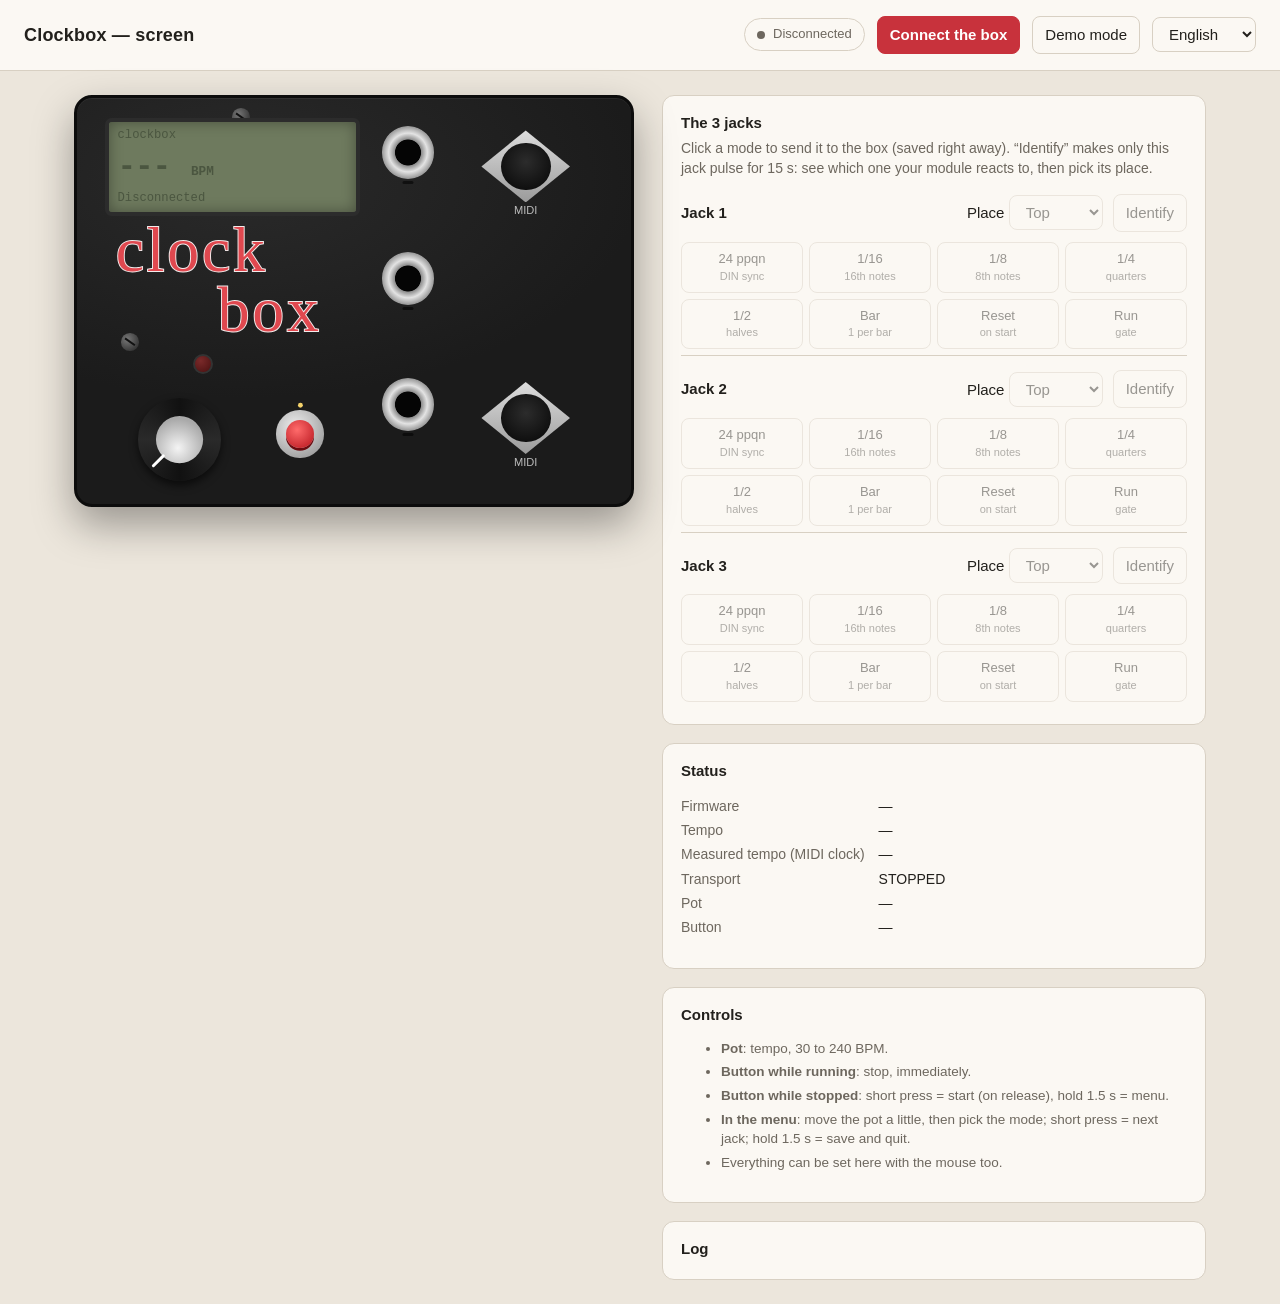
<file: screen/clockbox-screen.html>
<!doctype html>
<html lang="fr">
<head>
<meta charset="utf-8">
<meta name="viewport" content="width=device-width, initial-scale=1">
<title>Clockbox Screen</title>
<style>
  :root {
    --bg: #ece6dc;
    --surface: #fbf8f3;
    --text: #22201c;
    --muted: #6d675e;
    --line: #d8d0c3;
    --accent: #c8323c;
    --accent-soft: #f6dcdc;
    --ok: #2f7d4f;
    --warn: #a86a00;
    --box: #1b1b1b;
    --box-edge: #0c0c0c;
    --metal: #c9c9c9;
    --lcd-bg: #9fb87a;
    --lcd-ink: #1d2a12;
    --lcd-dim: #7f9a5c;
    --led-off: #4a1010;
    --led-on: #ff3b30;
  }
  @media (prefers-color-scheme: dark) {
    :root:not([data-theme="light"]) {
      --bg: #141414; --surface: #1e1e1e; --text: #ece9e4; --muted: #a29d94;
      --line: #34322f; --accent: #ff5a5f; --accent-soft: #3a1f21; --ok: #5cc98a; --warn: #e0a33a;
    }
  }
  :root[data-theme="dark"] {
    --bg: #141414; --surface: #1e1e1e; --text: #ece9e4; --muted: #a29d94;
    --line: #34322f; --accent: #ff5a5f; --accent-soft: #3a1f21; --ok: #5cc98a; --warn: #e0a33a;
  }
  * { box-sizing: border-box; }
  body {
    margin: 0; background: var(--bg); color: var(--text);
    font: 15px/1.45 -apple-system, BlinkMacSystemFont, "Segoe UI", Roboto, sans-serif;
  }
  header {
    display: flex; flex-wrap: wrap; align-items: center; gap: 12px;
    padding: 16px 24px; border-bottom: 1px solid var(--line); background: var(--surface);
  }
  header h1 { font-size: 18px; margin: 0 auto 0 0; letter-spacing: .2px; }
  .chip {
    display: inline-flex; align-items: center; gap: 8px; padding: 6px 12px;
    border-radius: 999px; border: 1px solid var(--line); font-size: 13px; color: var(--muted);
  }
  .chip::before { content: ""; width: 8px; height: 8px; border-radius: 50%; background: var(--muted); }
  .chip.ok { color: var(--ok); border-color: var(--ok); } .chip.ok::before { background: var(--ok); }
  .chip.wait { color: var(--warn); border-color: var(--warn); } .chip.wait::before { background: var(--warn); }
  button, select {
    font: inherit; color: inherit; background: var(--surface);
    border: 1px solid var(--line); border-radius: 8px; padding: 7px 12px; cursor: pointer;
  }
  button:hover:not(:disabled), select:hover:not(:disabled) { border-color: var(--muted); }
  button:disabled, select:disabled { opacity: .45; cursor: not-allowed; }
  button.primary { background: var(--accent); border-color: var(--accent); color: #fff; font-weight: 600; }
  button:focus-visible, select:focus-visible { outline: 2px solid var(--accent); outline-offset: 2px; }
  main {
    display: grid; grid-template-columns: minmax(0, 560px) minmax(0, 1fr); gap: 28px;
    max-width: 1180px; margin: 0 auto; padding: 24px;
  }
  @media (max-width: 920px) { main { grid-template-columns: 1fr; padding: 16px; } }
  .notice {
    grid-column: 1 / -1; padding: 12px 16px; border-radius: 10px;
    background: var(--accent-soft); border: 1px solid var(--accent); font-size: 14px;
  }
  .notice[hidden] { display: none; }

  /* ---------------------------------------------------------- the box -- */
  .box {
    position: relative; aspect-ratio: 1.36; width: 100%;
    background: radial-gradient(120% 90% at 30% 20%, #2a2a2a, var(--box) 60%);
    border-radius: 18px; border: 3px solid var(--box-edge);
    box-shadow: 0 18px 40px rgba(0,0,0,.35), inset 0 1px 0 rgba(255,255,255,.06);
    container-type: inline-size;
  }
  .screw { position: absolute; width: 3.2cqw; height: 3.2cqw; border-radius: 50%;
    background: radial-gradient(circle at 35% 35%, #777, #222); }
  .screw::after { content: ""; position: absolute; inset: 45% 15%; background: #111; transform: rotate(35deg); }
  .title {
    position: absolute; left: 7%; top: 30%; width: 46%;
    font-family: "Marker Felt", "Chalkboard SE", "Comic Sans MS", cursive;
    color: #e0484f; font-size: 11.5cqw; line-height: .95; text-align: left;
    -webkit-text-stroke: .35cqw #f2ecec; paint-order: stroke fill; letter-spacing: .5cqw;
    pointer-events: none;
  }
  .title span { display: block; padding-left: 40%; }

  .lcd {
    position: absolute; left: 5%; top: 5%; width: 46%; height: 24%;
    background: var(--lcd-bg); border-radius: 1.2cqw; border: .9cqw solid #2c2c2c;
    box-shadow: inset 0 0 2.5cqw rgba(0,0,0,.35);
    color: var(--lcd-ink); padding: 1cqw 1.6cqw;
    font-family: "SF Mono", Menlo, Consolas, monospace; font-size: 2.2cqw; line-height: 1.25;
    display: flex; flex-direction: column; justify-content: space-between; overflow: hidden;
  }
  .lcd .row { display: flex; justify-content: space-between; gap: 1cqw; white-space: nowrap; }
  .lcd .bpm { font-size: 5.6cqw; font-weight: 700; line-height: 1; letter-spacing: -.2cqw; }
  .lcd .bpm small { font-size: 2.3cqw; font-weight: 600; letter-spacing: 0; margin-left: .6cqw; }
  .lcd .dim { color: var(--lcd-dim); }
  .lcd .beats { display: flex; gap: .9cqw; align-items: center; }
  .lcd .beat { width: 2cqw; height: 2cqw; border-radius: 50%; border: .3cqw solid var(--lcd-ink); }
  .lcd .beat.on { background: var(--lcd-ink); }
  .lcd .modes { display: grid; grid-template-columns: repeat(4, 1fr); gap: .2cqw .6cqw; font-size: 1.95cqw; }
  .lcd .modes span { padding: 0 .4cqw; border-radius: .4cqw; white-space: nowrap; overflow: hidden; }
  .lcd .row span { overflow: hidden; text-overflow: ellipsis; }
  .lcd .modes span.sel { background: var(--lcd-ink); color: var(--lcd-bg); }
  .lcd .modes span.aim { outline: .3cqw dashed var(--lcd-ink); }
  .lcd .bar { height: 1cqw; background: var(--lcd-dim); border-radius: .5cqw; overflow: hidden; }
  .lcd .bar i { display: block; height: 100%; background: var(--lcd-ink); width: 0; }
  .lcd.off { background: #6e7a5e; color: #4b5640; }

  .led {
    position: absolute; left: 21%; top: 63%; width: 3.6cqw; height: 3.6cqw; border-radius: 50%;
    background: radial-gradient(circle at 35% 30%, #7a2a2a, var(--led-off)); border: .4cqw solid #333;
    transition: background 40ms, box-shadow 40ms;
  }
  .led.on { background: radial-gradient(circle at 35% 30%, #ffb0a8, var(--led-on));
    box-shadow: 0 0 3cqw 1cqw rgba(255,59,48,.55); }

  .pot { position: absolute; left: 11%; top: 74%; width: 15cqw; height: 15cqw; }
  .pot .skirt { position: absolute; inset: 0; border-radius: 50%;
    background: conic-gradient(from 0deg, #111, #2a2a2a, #111, #2a2a2a, #111); box-shadow: 0 .8cqw 1.5cqw rgba(0,0,0,.6); }
  .pot .cap { position: absolute; inset: 22%; border-radius: 50%;
    background: radial-gradient(circle at 40% 35%, #f4f4f4, #a9a9a9 70%); }
  .pot .knob { position: absolute; inset: 0; transition: transform 60ms linear; }
  .pot .knob::after { content: ""; position: absolute; left: 48%; top: 4%; width: 4%; height: 20%; background: #fff; border-radius: 1cqw; }
  .pot .hint { position: absolute; left: 50%; top: 100%; transform: translateX(-50%); margin-top: .6cqw;
    font-size: 2.2cqw; color: #f5d36b; white-space: nowrap; }

  .btn {
    position: absolute; left: 36%; top: 77%; width: 8.5cqw; height: 8.5cqw; border-radius: 50%;
    background: radial-gradient(circle at 40% 35%, #eee, #8a8a8a); display: grid; place-items: center;
  }
  .btn i { width: 60%; height: 60%; border-radius: 50%; background: radial-gradient(circle at 40% 35%, #ff6b6b, #b5121b);
    box-shadow: 0 .5cqw 0 #6d0b10; transition: transform 50ms, box-shadow 50ms; }
  .btn.down i { transform: translateY(.45cqw); box-shadow: 0 .05cqw 0 #6d0b10; }
  .btn svg { position: absolute; inset: -1.6cqw; width: calc(100% + 3.2cqw); height: calc(100% + 3.2cqw); transform: rotate(-90deg); }
  .btn svg circle { fill: none; stroke: #f5d36b; stroke-width: 3; stroke-linecap: round; }

  .jack { position: absolute; left: 55%; width: 9.5cqw; height: 9.5cqw; border-radius: 50%;
    background: radial-gradient(circle, #050505 34%, #8e8e8e 36%, #e3e3e3 52%, #9a9a9a 70%, #5a5a5a 72%); }
  .jack::after { content: ""; position: absolute; inset: 22%; border-radius: 50%; box-shadow: 0 0 0 0 transparent; transition: box-shadow 40ms; }
  .jack.on::after { box-shadow: 0 0 2.4cqw 1.1cqw rgba(245,211,107,.85); }
  .jack.ident { outline: .5cqw dashed #f5d36b; outline-offset: 1cqw; }
  .jack .tag { position: absolute; left: 50%; top: 104%; transform: translateX(-50%);
    font-size: 2.2cqw; color: #eee; background: rgba(0,0,0,.55); padding: .3cqw 1cqw; border-radius: .8cqw; white-space: nowrap; }
  .jack[data-slot="0"] { top: 7%; } .jack[data-slot="1"] { top: 38%; } .jack[data-slot="2"] { top: 69%; }

  .din { position: absolute; left: 73%; width: 16cqw; height: 13cqw; }
  .din .plate { position: absolute; inset: 0; border-radius: 50% / 50%; background: linear-gradient(#ddd, #9b9b9b); clip-path: polygon(50% 0, 100% 50%, 50% 100%, 0 50%); }
  .din .hole { position: absolute; inset: 17% 22%; border-radius: 50%; background: radial-gradient(circle at 50% 40%, #2c2c2c, #050505); }
  .din .lbl { position: absolute; left: 50%; top: 100%; transform: translateX(-50%); font-size: 2cqw; color: #bbb; white-space: nowrap; }
  .din.a { top: 8%; } .din.b { top: 70%; }
  .din.act .hole { box-shadow: 0 0 1.4cqw .3cqw rgba(120,200,255,.6); }

  /* -------------------------------------------------------- the panel -- */
  .panel { display: flex; flex-direction: column; gap: 18px; min-width: 0; }
  .card { background: var(--surface); border: 1px solid var(--line); border-radius: 12px; padding: 16px 18px; }
  .card h2 { font-size: 15px; margin: 0 0 4px; }
  .card p { margin: 0 0 12px; color: var(--muted); font-size: 14px; }
  .jackrow { border-top: 1px solid var(--line); padding: 14px 0 6px; }
  .jackrow:first-of-type { border-top: 0; padding-top: 4px; }
  .jackrow .head { display: flex; flex-wrap: wrap; align-items: center; gap: 10px; margin-bottom: 10px; }
  .jackrow .name { font-weight: 650; margin-right: auto; }
  .jackrow .name small { color: var(--muted); font-weight: 400; margin-left: 6px; }
  .seg { display: grid; grid-template-columns: repeat(4, minmax(0, 1fr)); gap: 6px; }
  .seg button { padding: 7px 4px; font-size: 13px; text-align: center; }
  .seg button[aria-pressed="true"] { background: var(--accent); border-color: var(--accent); color: #fff; font-weight: 600; }
  .seg button .d { display: block; font-size: 11px; opacity: .75; font-weight: 400; }
  .ident-on { border-color: var(--warn) !important; color: var(--warn) !important; }
  .help { font-size: 13.5px; color: var(--muted); }
  .help li { margin: 4px 0; }
  .kv { display: grid; grid-template-columns: auto 1fr; gap: 4px 14px; font-size: 14px; }
  .kv dt { color: var(--muted); } .kv dd { margin: 0; font-variant-numeric: tabular-nums; }
  .log { font: 12px/1.4 "SF Mono", Menlo, monospace; color: var(--muted); max-height: 110px; overflow: auto; white-space: pre-wrap; }
</style>
</head>
<body>
<header>
  <h1 data-t="title">Clockbox — écran</h1>
  <span id="status" class="chip">—</span>
  <button id="connect" class="primary" data-t="connect">Connecter la boîte</button>
  <button id="demo" data-t="demo">Mode démo</button>
  <select id="lang" aria-label="Langue / language">
    <option value="fr">Français</option><option value="en">English</option>
  </select>
</header>

<main>
  <div id="noSerial" class="notice" hidden data-t="noSerial"></div>
  <div id="resetNote" class="notice" hidden data-t="resetNote"></div>

  <section aria-label="clockbox">
    <div class="box" id="box">
      <div class="screw" style="left:28%;top:2.5%"></div>
      <div class="screw" style="left:8%;top:58%"></div>
      <div class="lcd off" id="lcd" aria-live="polite"></div>
      <div class="title">clock<span>box</span></div>
      <div class="led" id="led" title="LED"></div>
      <div class="pot" id="pot"><div class="skirt"></div><div class="knob" id="knob"><div class="cap"></div></div><div class="hint" id="potHint"></div></div>
      <div class="btn" id="btn"><svg viewBox="0 0 40 40"><circle id="ring" cx="20" cy="20" r="18" stroke-dasharray="0 200"/></svg><i></i></div>
      <div class="jack" data-slot="0"><span class="tag"></span></div>
      <div class="jack" data-slot="1"><span class="tag"></span></div>
      <div class="jack" data-slot="2"><span class="tag"></span></div>
      <div class="din a"><div class="plate"></div><div class="hole"></div><span class="lbl">MIDI</span></div>
      <div class="din b"><div class="plate"></div><div class="hole"></div><span class="lbl">MIDI</span></div>
    </div>
  </section>

  <section class="panel">
    <div class="card">
      <h2 data-t="jacksTitle">Les 3 jacks</h2>
      <p data-t="jacksHelp">Clique un mode pour l'envoyer à la boîte (enregistré tout de suite). « Identifier » fait battre ce jack seul pendant 15 s : regarde lequel réagit sur ton module, puis choisis sa place.</p>
      <div id="jackRows"></div>
    </div>
    <div class="card">
      <h2 data-t="infoTitle">État</h2>
      <dl class="kv" id="info"></dl>
    </div>
    <div class="card">
      <h2 data-t="howTitle">Rappel des commandes</h2>
      <ul class="help" data-t="howList"></ul>
    </div>
    <div class="card">
      <h2 data-t="logTitle">Journal</h2>
      <div class="log" id="log"></div>
    </div>
  </section>
</main>

<script>
"use strict";
// ------------------------------------------------------------------- text --
const T = {
  fr: {
    title: "Clockbox — écran", connect: "Connecter la boîte", disconnect: "Déconnecter",
    demo: "Mode démo", demoStop: "Quitter la démo",
    noSerial: "Ce navigateur ne sait pas parler au port USB. Ouvre cette page dans <b>Google Chrome</b> ou <b>Microsoft Edge</b> (Safari et Firefox ne le permettent pas). Le mode démo marche partout.",
    resetNote: "La boîte redémarre une seconde au moment de la connexion (elle repasse à l'arrêt) : c'est normal, c'est la puce USB. Connecte-toi avant de jouer, pas en plein morceau.",
    jacksTitle: "Les 3 jacks",
    jacksHelp: "Clique un mode pour l'envoyer à la boîte (enregistré tout de suite). « Identifier » fait battre ce jack seul pendant 15 s : regarde lequel réagit sur ton module, puis choisis sa place.",
    infoTitle: "État", howTitle: "Rappel des commandes", logTitle: "Journal",
    howList: [
      "<b>Potard</b> : tempo, 30 à 240 BPM.",
      "<b>Bouton en marche</b> : stop immédiat.",
      "<b>Bouton à l'arrêt</b> : appui court = start (au relâchement), tenir 1,5 s = menu.",
      "<b>Dans le menu</b> : bouger un peu le potard puis choisir le mode ; appui court = jack suivant ; tenir 1,5 s = enregistrer et quitter.",
      "Tout se règle aussi ici, à la souris."
    ],
    st_off: "Déconnecté", st_wait: "Connexion…", st_ok: "Connecté", st_old: "Connecté (horloge seule)", st_demo: "Démo",
    playing: "EN MARCHE", stopped: "À L'ARRÊT", bar: "mesure", beat: "temps",
    menu: "MENU", jack: "JACK", identify: "IDENTIFIER", identHelp: "seul ce jack bat à chaque temps",
    holdStart: "tenir = menu…", holdMenu: "tenir = enregistrer…", menuHelp: "court: jack suivant · long: enregistrer",
    turnPot: "bouge le potard pour agir", turnPotShort: "bouge-moi",
    places: ["Haut", "Milieu", "Bas"], place: "Place",
    identBtn: "Identifier", identStop: "Arrêter",
    identDisabled: "Disponible à l'arrêt et hors menu",
    k_fw: "Firmware", k_bpm: "Tempo", k_meas: "Tempo mesuré (horloge MIDI)", k_state: "Transport", k_pot: "Potard", k_btn: "Bouton",
    down: "enfoncé", up: "relâché", noState: "Pas de réponse d'état : la boîte a sans doute l'ancien firmware. Le tempo et le start/stop restent affichés depuis l'horloge MIDI.",
    modes: ["24 ppqn", "1/16", "1/8", "1/4", "1/2", "Mesure", "Reset", "Run"],
    modeDesc: ["DIN sync", "doubles cr.", "croches", "noires", "blanches", "1 / mesure", "au start", "gate"],
  },
  en: {
    title: "Clockbox — screen", connect: "Connect the box", disconnect: "Disconnect",
    demo: "Demo mode", demoStop: "Leave demo",
    noSerial: "This browser cannot talk to the USB port. Open this page in <b>Google Chrome</b> or <b>Microsoft Edge</b> (Safari and Firefox cannot). Demo mode works everywhere.",
    resetNote: "The box restarts for a second when the page connects (it goes back to stop): that is the USB chip, it is normal. Connect before playing, not in the middle of a song.",
    jacksTitle: "The 3 jacks",
    jacksHelp: "Click a mode to send it to the box (saved right away). “Identify” makes only this jack pulse for 15 s: see which one your module reacts to, then pick its place.",
    infoTitle: "Status", howTitle: "Controls", logTitle: "Log",
    howList: [
      "<b>Pot</b>: tempo, 30 to 240 BPM.",
      "<b>Button while running</b>: stop, immediately.",
      "<b>Button while stopped</b>: short press = start (on release), hold 1.5 s = menu.",
      "<b>In the menu</b>: move the pot a little, then pick the mode; short press = next jack; hold 1.5 s = save and quit.",
      "Everything can be set here with the mouse too."
    ],
    st_off: "Disconnected", st_wait: "Connecting…", st_ok: "Connected", st_old: "Connected (clock only)", st_demo: "Demo",
    playing: "RUNNING", stopped: "STOPPED", bar: "bar", beat: "beat",
    menu: "MENU", jack: "JACK", identify: "IDENTIFY", identHelp: "only this jack pulses on each beat",
    holdStart: "hold = menu…", holdMenu: "hold = save…", menuHelp: "short: next jack · long: save",
    turnPot: "move the pot to act", turnPotShort: "move me",
    places: ["Top", "Middle", "Bottom"], place: "Place",
    identBtn: "Identify", identStop: "Stop",
    identDisabled: "Available when stopped, outside the menu",
    k_fw: "Firmware", k_bpm: "Tempo", k_meas: "Measured tempo (MIDI clock)", k_state: "Transport", k_pot: "Pot", k_btn: "Button",
    down: "pressed", up: "released", noState: "No status reply: the box probably runs an older firmware. Tempo and start/stop are still shown from the MIDI clock.",
    modes: ["24 ppqn", "1/16", "1/8", "1/4", "1/2", "Bar", "Reset", "Run"],
    modeDesc: ["DIN sync", "16th notes", "8th notes", "quarters", "halves", "1 per bar", "on start", "gate"],
  }
};
let lang = "fr";
try { lang = localStorage.getItem("clockbox.lang") || (navigator.language.startsWith("fr") ? "fr" : "en"); } catch (e) {}
const t = k => T[lang][k];

// ------------------------------------------------------------------ model --
const LONG_PRESS_MS = 1500, IDENTIFY_MS = 15000;
const PERIOD24 = [1, 6, 12, 24, 48, 96];        // clock modes, in 24 ppqn ticks
const PRESS_STOPPED = 1, PRESS_MENU = 2;
let S = null;                // last state from the box (or demo)
let link = null;             // { port, reader, writer }
let demo = null;             // demo timers
let conn = "off";            // off | wait | ok | old | demo
const clock = { running: false, songTick: 0, freeTick: 0, f8: [], lastStartAt: 0, startFlash: 0 };
let pressSince = 0, identSince = 0;

function log(msg) {
  const el = document.getElementById("log");
  const line = new Date().toLocaleTimeString() + "  " + msg + "\n";
  el.textContent = (line + el.textContent).slice(0, 4000);
}

function onState(d) {
  const prev = S;
  S = {
    fw: d[0] + "." + d[1], bpm: (d[2] << 7) | d[3], playing: !!d[4], menu: !!d[5], menuJack: d[6],
    modes: [d[7], d[8], d[9]], pot: (d[10] << 7) | d[11], button: !!d[12], press: d[13],
    tempoArmed: !!d[14], menuArmed: !!d[15], ident: d[16] === 0x7F ? -1 : d[16],
    pos: [d[17], d[18], d[19]],
  };
  if (S.button && !(prev && prev.button)) pressSince = performance.now();
  if (S.ident >= 0 && !(prev && prev.ident === S.ident)) identSince = performance.now();
  if (conn !== "ok" && conn !== "demo") { setConn("ok"); log("état reçu, firmware " + S.fw); }
  if (prev) {
    if (prev.playing !== S.playing) log(S.playing ? "start" : "stop");
    if (prev.menu !== S.menu) log(S.menu ? "menu ouvert" : "menu fermé, réglages enregistrés");
    if (prev.bpm !== S.bpm) log("tempo " + S.bpm + " BPM");
    for (let j = 0; j < 3; j++) if (prev.modes[j] !== S.modes[j]) log("jack " + (j + 1) + " → " + T[lang].modes[S.modes[j]]);
  }
  renderPanel();
}

function onRealtime(b, now) {
  if (b === 0xF8) {
    clock.freeTick++;
    if (clock.running) clock.songTick++;
    clock.f8.push(now); if (clock.f8.length > 49) clock.f8.shift();
  } else if (b === 0xFA) {
    clock.running = true; clock.songTick = -1; clock.startFlash = now; // first F8 follows → tick 0
  } else if (b === 0xFC) {
    clock.running = false;
  }
}

function measuredBpm() {
  const f = clock.f8;
  if (f.length < 25 || performance.now() - f[f.length - 1] > 1500) return null;
  return (f.length - 1) / ((f[f.length - 1] - f[0]) / 1000) * 60 / 24;
}

// -------------------------------------------------------------- serial IO --
const enc = (...d) => new Uint8Array([0xF0, 0x7D, 0x43, 0x42, ...d, 0xF7]);
async function send(bytes) {
  if (demo) return demoCommand(bytes);
  if (!link || !link.writer) return;
  try { await link.writer.write(bytes); } catch (e) { log("écriture impossible : " + e.message); }
}

async function connect() {
  if (link) return disconnect();
  if (demo) stopDemo();
  let port;
  try { port = await navigator.serial.requestPort(); } catch (e) { return; }
  try {
    await port.open({ baudRate: 31250, bufferSize: 4096 });
  } catch (e) {
    log("ouverture impossible : " + e.message + " (le port est peut-être utilisé par un autre programme)");
    return;
  }
  link = { port, writer: port.writable.getWriter(), reader: null };
  S = null; setConn("wait"); log("port ouvert, la boîte redémarre…");
  document.getElementById("resetNote").hidden = false;
  readLoop();
  // the box restarts when the port opens; say hello until it answers
  for (let i = 0; i < 6 && link && !S; i++) {
    await sleep(i === 0 ? 2200 : 1000);
    if (link && !S) await send(enc(0x10));
  }
  if (link && !S) { setConn("old"); log(t("noState")); }
}

async function disconnect() {
  const l = link; link = null;
  try { l.reader && await l.reader.cancel(); } catch (e) {}
  try { l.writer && l.writer.releaseLock(); } catch (e) {}
  try { await l.port.close(); } catch (e) {}
  S = null; clock.running = false; setConn("off"); log("déconnecté"); renderPanel();
}

async function readLoop() {
  let inSx = false, buf = [];
  while (link && link.port.readable) {
    const reader = link.port.readable.getReader(); link.reader = reader;
    try {
      for (;;) {
        const { value, done } = await reader.read();
        if (done) break;
        const now = performance.now();
        for (const b of value) {
          if (b >= 0xF8) { onRealtime(b, now); continue; }
          if (b === 0xF0) { inSx = true; buf = []; continue; }
          if (!inSx) continue;
          if (b === 0xF7) {
            inSx = false;
            if (buf[0] === 0x7D && buf[1] === 0x43 && buf[2] === 0x42 && buf[3] === 0x01 && buf.length >= 24) onState(buf.slice(4));
            continue;
          }
          if (b & 0x80 || buf.length > 64) { inSx = false; continue; }
          buf.push(b);
        }
      }
    } catch (e) { log("lecture interrompue : " + e.message); }
    finally { try { reader.releaseLock(); } catch (e) {} }
    if (!link) break;
    await sleep(200);
  }
}

if ("serial" in navigator) {
  navigator.serial.addEventListener("disconnect", e => { if (link && e.target === link.port) { log("câble débranché"); disconnect(); } });
}
const sleep = ms => new Promise(r => setTimeout(r, ms));

// -------------------------------------------------------------------- demo --
function startDemo() {
  if (link) disconnect();
  // a simulated box, with its own state (the page only sees what it "sends")
  demo = {
    timer: null, playTimer: null, identTimer: null,
    D: { bpm: 120, playing: false, menu: false, menuJack: 0, modes: [1, 2, 6], pot: 384,
         button: false, press: 0, tempoArmed: true, menuArmed: false, ident: -1, pos: [0, 1, 2] },
  };
  setConn("demo"); log("démo : la boîte est simulée — clique le bouton rouge pour start/stop");
  onState(demoState());
  const tick = () => {
    if (!demo) return;
    onRealtime(0xF8, performance.now());
    demo.timer = setTimeout(tick, 60000 / (demo.D.bpm * 24));
  };
  tick();
  demo.playTimer = setTimeout(() => { if (demo) demoCommand(null, "toggle"); }, 1200);
}
function stopDemo() {
  if (!demo) return;
  clearTimeout(demo.timer); clearTimeout(demo.playTimer); clearTimeout(demo.identTimer); demo = null;
  S = null; clock.running = false; setConn("off"); renderPanel();
}
function demoState() {
  const D = demo.D;
  return [2, 1, D.bpm >> 7, D.bpm & 0x7F, +D.playing, +D.menu, D.menuJack, ...D.modes,
    D.pot >> 7, D.pot & 0x7F, +D.button, D.press, +D.tempoArmed, +D.menuArmed,
    D.ident < 0 ? 0x7F : D.ident, ...D.pos];
}
function demoCommand(bytes, action) {
  const D = demo.D;
  if (action === "toggle") {
    D.playing = !D.playing; D.ident = -1;
    onRealtime(D.playing ? 0xFA : 0xFC, performance.now());
  } else if (bytes) {
    const c = bytes[4];
    if (c === 0x11) D.modes[bytes[5]] = bytes[6];
    if (c === 0x12) {
      D.ident = (bytes[5] < 3 && !D.playing && !D.menu) ? bytes[5] : -1;
      clearTimeout(demo.identTimer);
      if (D.ident >= 0) demo.identTimer = setTimeout(() => { if (demo) { D.ident = -1; onState(demoState()); } }, IDENTIFY_MS);
    }
    if (c === 0x13) D.pos = [bytes[5], bytes[6], bytes[7]];
  }
  onState(demoState());
}
document.getElementById("btn").addEventListener("click", () => { if (demo) demoCommand(null, "toggle"); });

// -------------------------------------------------------------- rendering --
function setConn(c) {
  conn = c;
  const el = document.getElementById("status");
  el.className = "chip " + ({ ok: "ok", old: "ok", wait: "wait", demo: "wait" }[c] || "");
  el.textContent = t("st_" + c);
  document.getElementById("connect").textContent = link ? t("disconnect") : t("connect");
  document.getElementById("demo").textContent = demo ? t("demoStop") : t("demo");
}

function jackLevel(mode, tick, running, now) {
  if (mode < 6) { const p = PERIOD24[mode]; return p === 1 ? (tick & 1) === 0 : (tick % p) < p / 2; }
  if (mode === 7) return running;
  return now - clock.startFlash < 120;       // reset: a short flash on start
}

const esc = s => String(s).replace(/[&<>]/g, c => ({ "&": "&amp;", "<": "&lt;", ">": "&gt;" }[c]));

function renderLcd(now) {
  const lcd = document.getElementById("lcd");
  if (conn === "off" || conn === "wait") {
    lcd.className = "lcd off";
    lcd.innerHTML = `<div class="row"><span>clockbox</span><span>${conn === "wait" ? "…" : ""}</span></div><div class="bpm">--- <small>BPM</small></div><div class="row"><span>${esc(t(conn === "wait" ? "st_wait" : "st_off"))}</span></div>`;
    return;
  }
  lcd.className = "lcd";
  const bpm = S ? S.bpm : measuredBpm();
  const bpmTxt = bpm == null ? "---" : (S ? bpm : bpm.toFixed(1));
  const running = S ? S.playing : clock.running;
  const st = clock.songTick < 0 ? 0 : clock.songTick;
  const beat = Math.floor(st / 24) % 4, bar = Math.floor(st / 96) + 1;

  if (S && S.menu) {
    const zone = Math.min(7, Math.floor(S.pot / 128));
    const modes = T[lang].modes.map((m, i) => {
      const cls = [i === S.modes[S.menuJack] ? "sel" : "", S.menuArmed ? "" : (i === zone ? "aim" : "")].join(" ").trim();
      return `<span class="${cls}">${esc(m)}</span>`;
    }).join("");
    const held = S.button && S.press === PRESS_MENU;
    lcd.innerHTML = `<div class="row"><b>${t("menu")} · ${t("jack")} ${S.menuJack + 1}</b><span>${esc(t("places")[S.pos[S.menuJack]])}</span></div>
      <div class="modes">${modes}</div>
      <div class="row dim"><span>${esc(held ? t("holdMenu") : (S.menuArmed ? t("menuHelp") : t("turnPot")))}</span></div>
      <div class="bar"><i style="width:${held ? Math.min(100, (now - pressSince) / LONG_PRESS_MS * 100) : 0}%"></i></div>`;
    return;
  }
  if (S && S.ident >= 0) {
    const left = Math.max(0, Math.ceil((IDENTIFY_MS - (now - identSince)) / 1000));
    lcd.innerHTML = `<div class="row"><b>${t("identify")} · ${t("jack")} ${S.ident + 1}</b><span>${left} s</span></div>
      <div class="bpm">${(clock.freeTick % 24) < 12 ? "● ●" : "○ ○"}</div>
      <div class="row dim"><span>${esc(t("identHelp"))}</span></div>`;
    return;
  }
  const dots = [0, 1, 2, 3].map(i => `<span class="beat ${running && i === beat ? "on" : ""}"></span>`).join("");
  const held = S && S.button && S.press === PRESS_STOPPED;
  const jacks = S ? [0, 1, 2].map(j => [S.pos[j], j]).sort((a, b) => a[0] - b[0])
    .map(([p, j]) => `${esc(t("places")[p][0])}:${esc(T[lang].modes[S.modes[j]])}`).join("  ") : "";
  lcd.innerHTML = `<div class="row"><b>${running ? "▶ " + t("playing") : "■ " + t("stopped")}</b><span>${S ? "fw " + S.fw : ""}</span></div>
    <div class="row" style="align-items:flex-end"><div class="bpm">${bpmTxt}<small>BPM</small></div>
      <div style="text-align:right"><div class="beats">${dots}</div><div class="dim">${running ? `${t("bar")} ${bar}` : "&nbsp;"}</div></div></div>
    ${held ? `<div class="bar"><i style="width:${Math.min(100, (now - pressSince) / LONG_PRESS_MS * 100)}%"></i></div><div class="row dim"><span>${esc(t("holdStart"))}</span></div>`
           : `<div class="row dim"><span>${jacks}</span></div>`}`;
}

function frame() {
  const now = performance.now();
  renderLcd(now);
  const running = S ? S.playing : clock.running;
  const st = clock.songTick < 0 ? 0 : clock.songTick;

  // LED, like the firmware
  let led = false;
  if (S && S.ident >= 0) led = (clock.freeTick % 24) < 12;
  else if (S && S.menu) led = jackLevel(S.modes[S.menuJack], clock.freeTick, true, now);
  else if (running) led = (st % 96) < 6 || (st % 24) < 2;
  document.getElementById("led").classList.toggle("on", led && conn !== "off");

  // jacks on the virtual box, by physical slot
  document.querySelectorAll(".jack").forEach(el => {
    const slot = +el.dataset.slot;
    const j = S ? S.pos.indexOf(slot) : slot;
    let on = false;
    if (S) {
      if (S.ident >= 0) on = j === S.ident && (clock.freeTick % 24) < 12;
      else if (S.menu) on = j === S.menuJack && jackLevel(S.modes[j], clock.freeTick, true, now);
      else on = running && jackLevel(S.modes[j], st, running, now);
    }
    el.classList.toggle("on", on);
    el.classList.toggle("ident", !!S && S.ident === j);
    el.querySelector(".tag").textContent = S ? `J${j + 1} · ${T[lang].modes[S.modes[j]]}` : "";
  });

  // MIDI sockets glow while the clock is flowing
  const flowing = clock.f8.length && now - clock.f8[clock.f8.length - 1] < 200;
  document.querySelectorAll(".din").forEach(d => d.classList.toggle("act", !!flowing && (clock.freeTick % 24) < 3));

  // pot and button
  const pot = S ? S.pot : 0;
  document.getElementById("knob").style.transform = `rotate(${-135 + pot / 1023 * 270}deg)`;
  const needTurn = S && ((S.menu && !S.menuArmed) || (!S.menu && !S.tempoArmed));
  document.getElementById("potHint").textContent = needTurn ? "↻ " + t("turnPotShort") : "";
  const btn = document.getElementById("btn");
  btn.classList.toggle("down", !!(S && S.button));
  const holding = S && S.button && (S.press === PRESS_STOPPED || S.press === PRESS_MENU);
  const frac = holding ? Math.min(1, (now - pressSince) / LONG_PRESS_MS) : 0;
  document.getElementById("ring").setAttribute("stroke-dasharray", `${frac * 113} 200`);

  renderInfo();
  requestAnimationFrame(frame);
}

function renderInfo() {
  const m = measuredBpm();
  const rows = [
    [t("k_fw"), S ? S.fw : "—"],
    [t("k_bpm"), S ? S.bpm + " BPM" : "—"],
    [t("k_meas"), m ? m.toFixed(1) + " BPM" : "—"],
    [t("k_state"), (S ? S.playing : clock.running) ? t("playing") : t("stopped")],
    [t("k_pot"), S ? S.pot + " / 1023" : "—"],
    [t("k_btn"), S ? (S.button ? t("down") : t("up")) : "—"],
  ];
  const html = rows.map(([k, v]) => `<dt>${esc(k)}</dt><dd>${esc(v)}</dd>`).join("");
  const el = document.getElementById("info");
  if (el.innerHTML !== html) el.innerHTML = html;
}

let panelKey = "";
function renderPanel() {
  const wrap = document.getElementById("jackRows");
  const enabled = !!S && (conn === "ok" || conn === "demo");
  // re-render only when something shown here changed (keeps open menus open)
  const key = [lang, conn, enabled, S && S.modes.join(), S && S.pos.join(), S && S.ident, S && S.playing, S && S.menu].join("|");
  if (key === panelKey) return;
  panelKey = key;
  const canIdent = enabled && !S.playing && !S.menu;
  const order = S ? [0, 1, 2].sort((a, b) => S.pos[a] - S.pos[b]) : [0, 1, 2];
  wrap.innerHTML = order.map(j => {
    const mode = S ? S.modes[j] : -1;
    const identOn = S && S.ident === j;
    const places = t("places").map((p, i) => `<option value="${i}" ${S && S.pos[j] === i ? "selected" : ""}>${esc(p)}</option>`).join("");
    const segs = T[lang].modes.map((m, i) =>
      `<button data-jack="${j}" data-mode="${i}" aria-pressed="${i === mode}" ${enabled ? "" : "disabled"}>${esc(m)}<span class="d">${esc(T[lang].modeDesc[i])}</span></button>`).join("");
    return `<div class="jackrow">
      <div class="head">
        <span class="name">Jack ${j + 1}<small>${S ? esc(t("places")[S.pos[j]]) : ""}</small></span>
        <label>${esc(t("place"))} <select data-pos="${j}" ${enabled ? "" : "disabled"}>${places}</select></label>
        <button data-ident="${j}" class="${identOn ? "ident-on" : ""}" ${canIdent || identOn ? "" : "disabled"} title="${canIdent ? "" : esc(t("identDisabled"))}">${esc(identOn ? t("identStop") : t("identBtn"))}</button>
      </div>
      <div class="seg" role="group" aria-label="Jack ${j + 1}">${segs}</div>
    </div>`;
  }).join("");
}

document.getElementById("jackRows").addEventListener("click", e => {
  const b = e.target.closest("button"); if (!b || !S) return;
  if (b.dataset.mode != null) send(enc(0x11, +b.dataset.jack, +b.dataset.mode));
  if (b.dataset.ident != null) send(enc(0x12, S.ident === +b.dataset.ident ? 0x7F : +b.dataset.ident));
});
document.getElementById("jackRows").addEventListener("change", e => {
  const s = e.target.closest("select[data-pos]"); if (!s || !S) return;
  const j = +s.dataset.pos, p = +s.value, pos = S.pos.slice();
  const other = pos.indexOf(p); pos[other] = pos[j]; pos[j] = p;   // swap to keep each place unique
  send(enc(0x13, ...pos));
});

function applyLang() {
  document.documentElement.lang = lang;
  document.getElementById("lang").value = lang;
  document.querySelectorAll("[data-t]").forEach(el => {
    const v = T[lang][el.dataset.t];
    if (Array.isArray(v)) el.innerHTML = v.map(x => `<li>${x}</li>`).join("");
    else el.innerHTML = v;
  });
  document.title = t("title");
  setConn(conn); renderPanel();
}
document.getElementById("lang").addEventListener("change", e => {
  lang = e.target.value; try { localStorage.setItem("clockbox.lang", lang); } catch (err) {} applyLang();
});
document.getElementById("connect").addEventListener("click", () => {
  if (!("serial" in navigator)) { document.getElementById("noSerial").hidden = false; return; }
  connect();
});
document.getElementById("demo").addEventListener("click", () => demo ? stopDemo() : startDemo());

applyLang();
if (!("serial" in navigator)) { document.getElementById("noSerial").hidden = false; document.getElementById("connect").disabled = true; }
if (location.hash === "#demo") startDemo();
requestAnimationFrame(frame);
</script>
</body>
</html>
</file>
